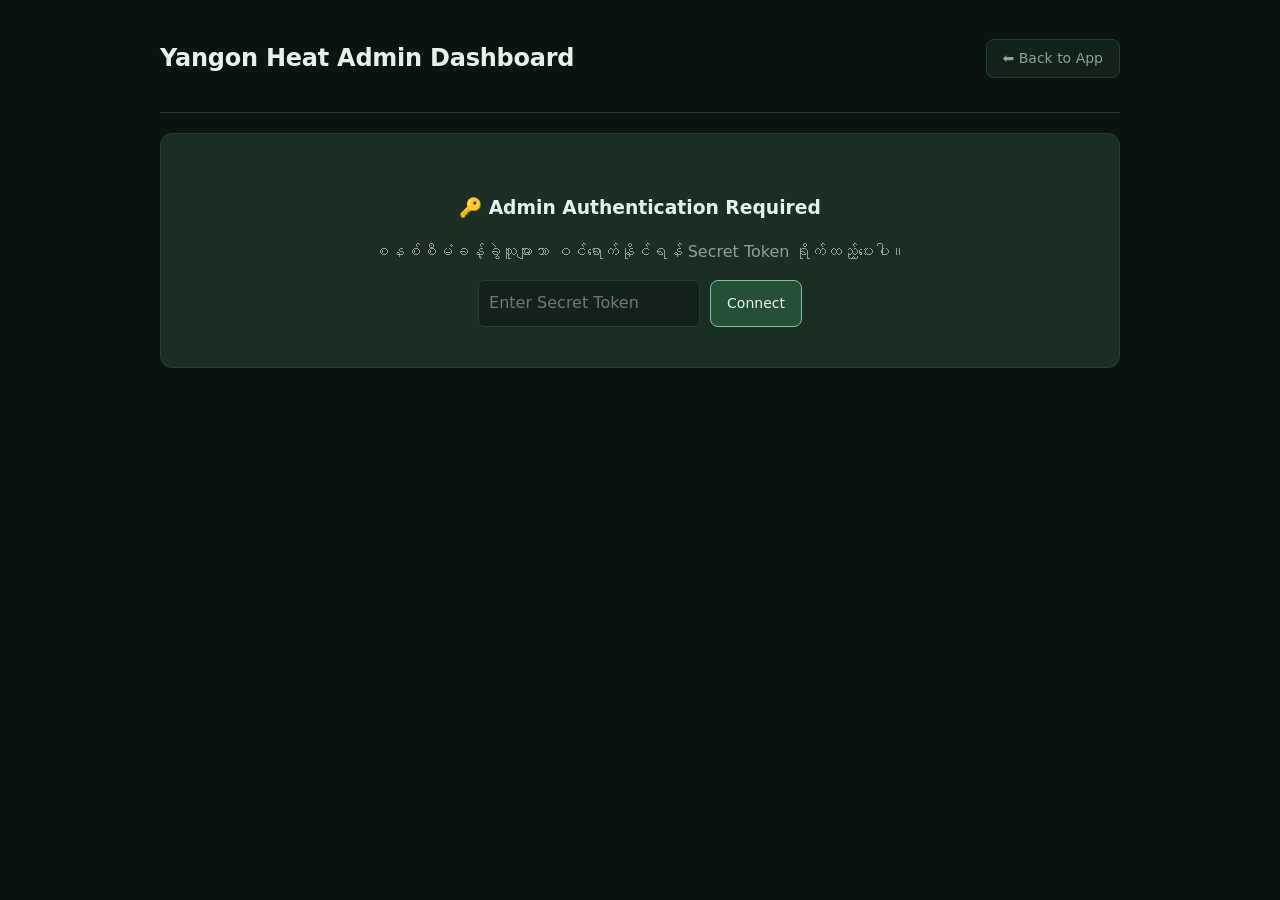
<file: Frontend/admin.html>
<!DOCTYPE html>
<html lang="en">
<head>
<meta charset="utf-8">
<meta name="viewport" content="width=device-width, initial-scale=1">
<title>Yangon Heat — Admin Dashboard</title>
<link rel="stylesheet" href="styles.css">
<style>
  body { padding: 20px; max-width: 1000px; margin: 0 auto; }
  .admin-header { display: flex; justify-content: space-between; align-items: center; margin-bottom: 20px; border-bottom: 1px solid var(--line); padding-bottom: 15px; }
  .header-actions { display: flex; gap: 10px; align-items: center; }
  .tab-buttons { display: flex; gap: 10px; margin-bottom: 15px; }
  .tab-btn { padding: 8px 16px; background: var(--slate); border: 1px solid var(--line); color: var(--muted); border-radius: 8px; cursor: pointer; text-decoration: none; font-size: 14px; display: inline-flex; align-items: center; justify-content: center; }
  .tab-btn.active { background: var(--fern); color: var(--text); border-color: var(--shoot); }
  table { width: 100%; border-collapse: collapse; margin-top: 10px; font-size: 14px; }
  th, td { text-align: left; padding: 10px; border-bottom: 1px solid var(--line); }
  th { background: var(--slate-up); color: var(--shoot); }
  .btn-danger { background: var(--ember); color: white; border: none; padding: 4px 8px; border-radius: 4px; cursor: pointer; font-size: 12px; }
  .btn-danger:hover { opacity: 0.8; }
  .badge { padding: 2px 6px; border-radius: 4px; font-weight: bold; font-size: 12px; }
  .lock-screen { text-align: center; padding: 40px 20px; background: var(--slate-up); border-radius: 12px; border: 1px solid var(--line); margin-top: 20px; }
</style>
</head>
<body>

<div class="admin-header">
  <h2>Yangon Heat Admin Dashboard</h2>
  <div class="header-actions">
    <a href="index.html" class="tab-btn">⬅ Back to App</a>
    <button class="tab-btn" id="logoutBtn" style="display:none;" onclick="logout()">Logout</button>
  </div>
</div>

<!-- Secret Token Login Screen -->
<div id="lockScreen" class="lock-screen">
  <h3>🔑 Admin Authentication Required</h3>
  <p style="color: var(--muted); margin-bottom: 15px;">စနစ်စီမံခန့်ခွဲသူများသာ ဝင်ရောက်နိုင်ရန် Secret Token ရိုက်ထည့်ပေးပါ။</p>
  <div style="display: flex; gap: 10px; justify-content: center; max-width: 320px; margin: 0 auto;">
    <input type="password" id="adminToken" placeholder="Enter Secret Token" style="padding: 10px; background: var(--slate); border: 1px solid var(--line); border-radius: 6px; color: var(--text); flex: 1;">
    <button class="tab-btn active" onclick="login()">Connect</button>
  </div>
</div>

<!-- Admin Content -->
<div id="adminContent" style="display:none;">
  <div class="tab-buttons">
    <button class="tab-btn active" id="tabReportsBtn" onclick="switchTab('reports')">Reports</button>
    <button class="tab-btn" id="tabSubsBtn" onclick="switchTab('subs')">Alert Subscriptions</button>
  </div>

  <!-- Reports Section -->
  <div id="sectionReports">
    <h3>User Reports</h3>
    <table>
      <thead>
        <tr>
          <th>ID</th>
          <th>Time</th>
          <th>Name</th>
          <th>Township</th>
          <th>Intensity</th>
          <th>Notes</th>
          <th>Action</th>
        </tr>
      </thead>
      <tbody id="reportsTable">
        <tr><td colspan="7" style="text-align:center;">Loading data...</td></tr>
      </tbody>
    </table>
  </div>

  <!-- Subscriptions Section -->
  <div id="sectionSubs" style="display:none;">
    <h3>Alert Subscriptions</h3>
    <table>
      <thead>
        <tr>
          <th>ID</th>
          <th>Created / Last Sent</th>
          <th>Email</th>
          <th>Township</th>
          <th>Threshold (°C)</th>
          <th>Action</th>
        </tr>
      </thead>
      <tbody id="subsTable">
        <tr><td colspan="6" style="text-align:center;">Loading data...</td></tr>
      </tbody>
    </table>
  </div>
</div>

<script>
const API_BASE = window.location.origin.includes('8000') ? '' : 'https://yangon-heat-api.onrender.com';
let activeTab = 'reports';

function getToken() {
  return localStorage.getItem('admin_token') || document.getElementById('adminToken').value.trim();
}

async function login() {
  const token = document.getElementById('adminToken').value.trim();
  if (!token) {
    alert("Please enter the Secret Token.");
    return;
  }
  localStorage.setItem('admin_token', token);
  const success = await loadData();
  if (success) {
    document.getElementById('lockScreen').style.display = 'none';
    document.getElementById('adminContent').style.display = 'block';
    document.getElementById('logoutBtn').style.display = 'inline-flex';
  } else {
    localStorage.removeItem('admin_token');
  }
}

function logout() {
  localStorage.removeItem('admin_token');
  document.getElementById('lockScreen').style.display = 'block';
  document.getElementById('adminContent').style.display = 'none';
  document.getElementById('logoutBtn').style.display = 'none';
  document.getElementById('adminToken').value = '';
}

function switchTab(tab) {
  activeTab = tab;
  document.getElementById('sectionReports').style.display = tab === 'reports' ? 'block' : 'none';
  document.getElementById('sectionSubs').style.display = tab === 'subs' ? 'block' : 'none';
  document.getElementById('tabReportsBtn').classList.toggle('active', tab === 'reports');
  document.getElementById('tabSubsBtn').classList.toggle('active', tab === 'subs');
  loadData();
}

async function fetchAdmin(endpoint, options = {}) {
  const token = getToken();
  if (!token) return null;
  
  options.headers = {
    ...options.headers,
    'X-Admin-Token': token,
    'Content-Type': 'application/json'
  };
  const res = await fetch(`${API_BASE}${endpoint}`, options);
  if (res.status === 401) {
    alert("Unauthorized: Correct Secret Token မဟုတ်ပါသဖြင့် ဝင်ရောက်ခွင့်မရှိပါ။");
    return null;
  }
  if (!res.ok) {
    alert("Failed to fetch data");
    return null;
  }
  return res.json();
}

async function loadData() {
  if (activeTab === 'reports') {
    const data = await fetchAdmin('/api/admin/reports');
    if (!data) return false;
    const tbody = document.getElementById('reportsTable');
    tbody.innerHTML = data.reports.map(r => `
      <tr>
        <td>${r.id || '-'}</td>
        <td>${r.submitted_at ? String(r.submitted_at).replace('T', ' ').slice(0, 16) : '-'}</td>
        <td><b>${escapeHtml(r.name)}</b></td>
        <td>${escapeHtml(r.township)}</td>
        <td><span class="badge" style="background:${r.intensity > 7 ? 'var(--ember)' : 'var(--thanaka)'}">${r.intensity}/10</span></td>
        <td>${escapeHtml(r.notes || '')}</td>
        <td><button class="btn-danger" onclick="deleteReport(${r.id})">Delete</button></td>
      </tr>
    `).join('') || '<tr><td colspan="7">No reports found</td></tr>';
  } else {
    const data = await fetchAdmin('/api/admin/subscriptions');
    if (!data) return false;
    const tbody = document.getElementById('subsTable');
    tbody.innerHTML = data.subscriptions.map(s => `
      <tr>
        <td>${s.id}</td>
        <td>${s.last_sent ? 'Sent: ' + String(s.last_sent).slice(0, 16) : 'Registered'}</td>
        <td><b>${escapeHtml(s.email)}</b></td>
        <td>${escapeHtml(s.township)}</td>
        <td>${s.threshold} °C</td>
        <td><button class="btn-danger" onclick="deleteSub(${s.id})">Delete</button></td>
      </tr>
    `).join('') || '<tr><td colspan="6">No subscriptions found</td></tr>';
  }
  return true;
}

async function deleteReport(id) {
  if (!confirm(`Are you sure you want to delete Report #${id}?`)) return;
  const res = await fetchAdmin(`/api/admin/reports/${id}`, { method: 'DELETE' });
  if (res) loadData();
}

async function deleteSub(id) {
  if (!confirm(`Are you sure you want to delete Subscription #${id}?`)) return;
  const res = await fetchAdmin(`/api/admin/subscriptions/${id}`, { method: 'DELETE' });
  if (res) loadData();
}

function escapeHtml(str) {
  return String(str).replace(/&/g, "&amp;").replace(/</g, "&lt;").replace(/>/g, "&gt;");
}

window.onload = function() {
  if (localStorage.getItem('admin_token')) {
    login();
  }
};
</script>
</body>
</html>
</file>
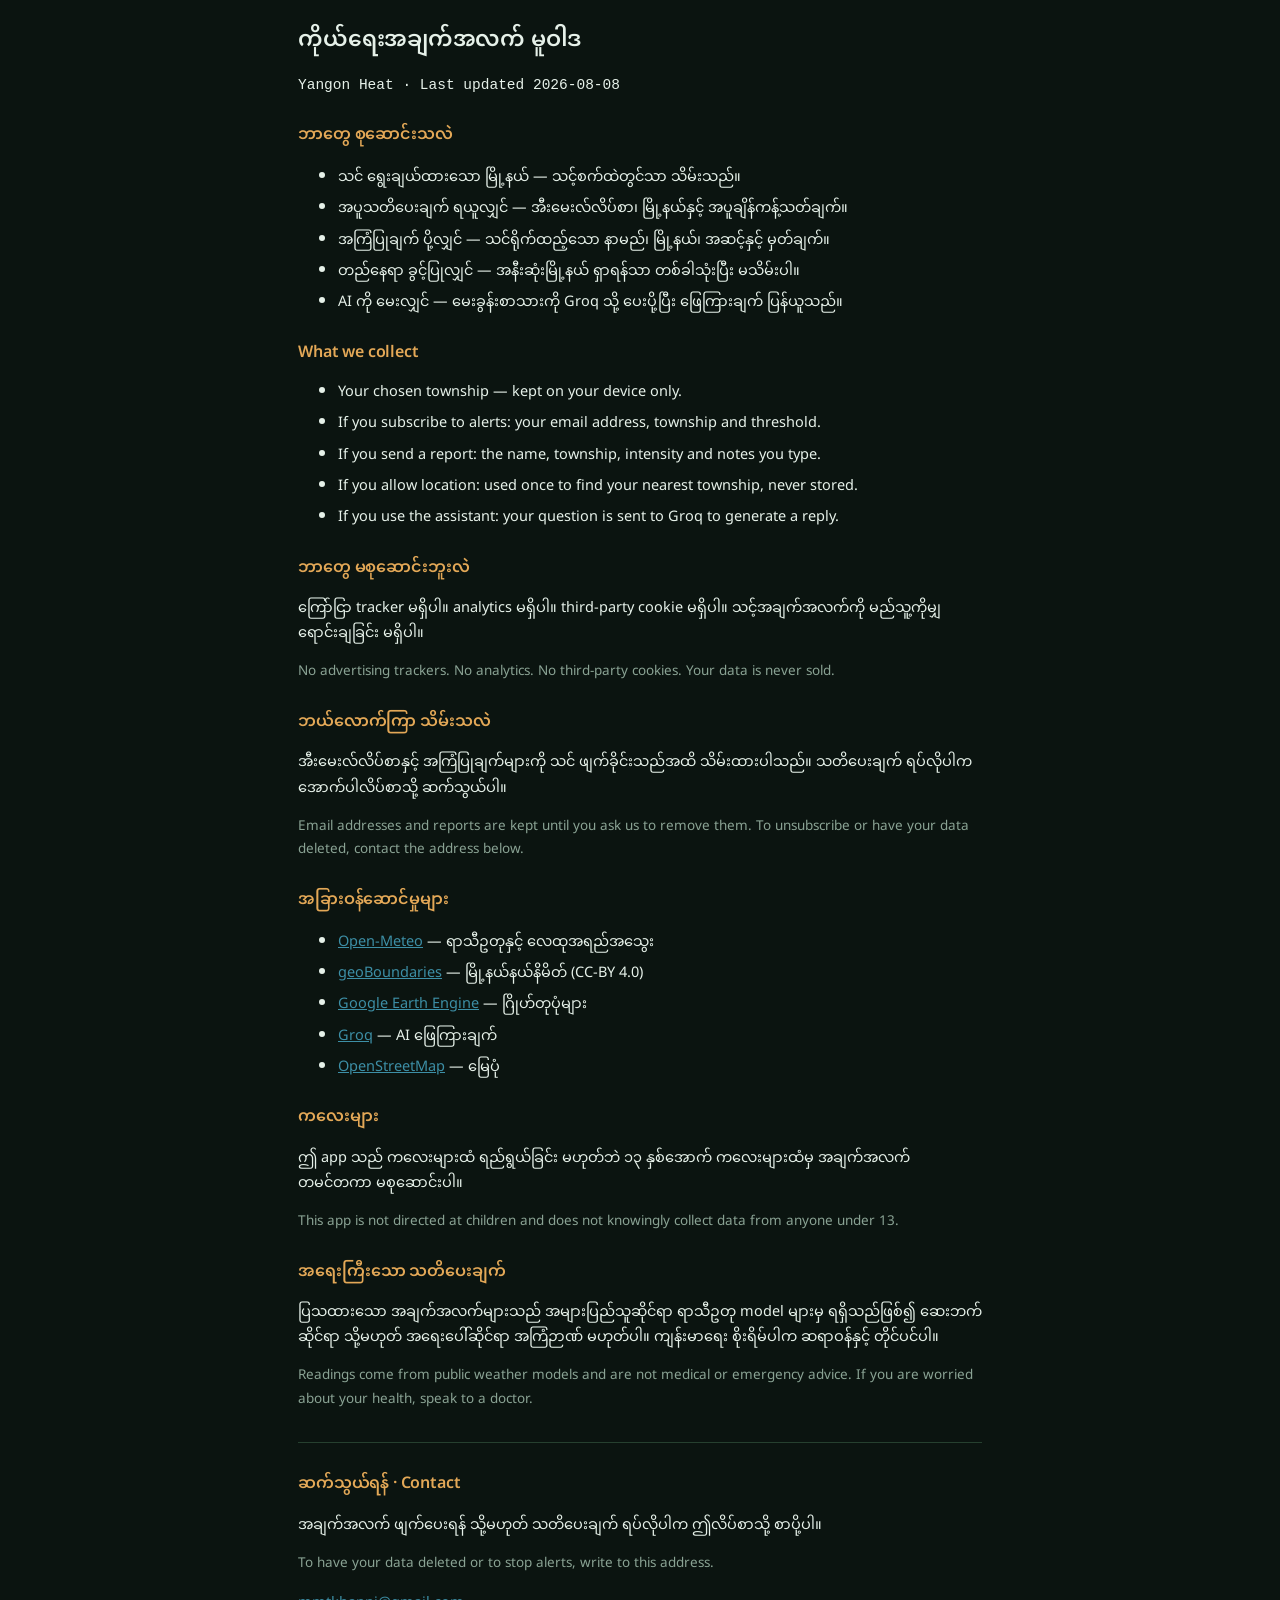
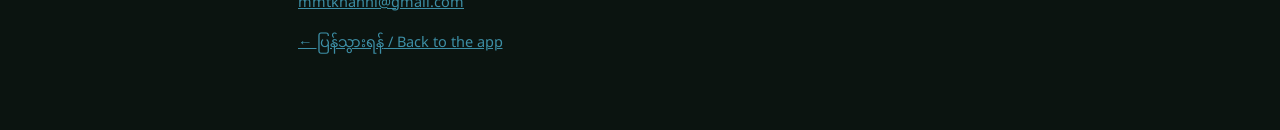
<file: Frontend/privacy.html>
<!DOCTYPE html>
<html lang="my">
<head>
<meta charset="utf-8">
<meta name="viewport" content="width=device-width, initial-scale=1">
<title>ကိုယ်ရေးအချက်အလက် မူဝါဒ · Privacy Policy — Yangon Heat</title>
<meta name="theme-color" content="#0D1117">
<link rel="preconnect" href="https://fonts.googleapis.com">
<link rel="preconnect" href="https://fonts.gstatic.com" crossorigin>
<link href="https://fonts.googleapis.com/css2?family=Archivo:wght@400;600&family=Noto+Sans+Myanmar:wght@400;700&display=swap" rel="stylesheet">
<link rel="stylesheet" href="styles.css">
<style>
  main { max-width: 720px; margin: 0 auto; padding: 24px 18px 60px; }
  .doc h1 { font-size: 22px; margin: 0 0 6px; }
  .doc h2 { font-size: 16px; margin: 26px 0 8px; color: var(--thanaka); }
  .doc p, .doc li { font-size: 14.5px; line-height: 1.75; color: var(--text); }
  .doc li { margin-bottom: 6px; }
  .doc .my { font-family: var(--burmese); }
  .doc .en { color: var(--muted); font-size: 13.5px; }
  .doc hr { border: none; border-top: 1px solid var(--line); margin: 30px 0; }
  .doc a { color: var(--river); }
  .updated { font-family: var(--mono); font-size: 12px; color: var(--muted); }
</style>
</head>
<body>
<main class="doc">

<h1 class="my">ကိုယ်ရေးအချက်အလက် မူဝါဒ</h1>
<p class="updated">Yangon Heat · Last updated 2026-08-08</p>

<h2 class="my">ဘာတွေ စုဆောင်းသလဲ</h2>
<ul class="my">
  <li>သင် ရွေးချယ်ထားသော မြို့နယ် — သင့်စက်ထဲတွင်သာ သိမ်းသည်။</li>
  <li>အပူသတိပေးချက် ရယူလျှင် — အီးမေးလ်လိပ်စာ၊ မြို့နယ်နှင့် အပူချိန်ကန့်သတ်ချက်။</li>
  <li>အကြံပြုချက် ပို့လျှင် — သင်ရိုက်ထည့်သော နာမည်၊ မြို့နယ်၊ အဆင့်နှင့် မှတ်ချက်။</li>
  <li>တည်နေရာ ခွင့်ပြုလျှင် — အနီးဆုံးမြို့နယ် ရှာရန်သာ တစ်ခါသုံးပြီး မသိမ်းပါ။</li>
  <li>AI ကို မေးလျှင် — မေးခွန်းစာသားကို Groq သို့ ပေးပို့ပြီး ဖြေကြားချက် ပြန်ယူသည်။</li>
</ul>

<h2>What we collect</h2>
<ul class="en">
  <li>Your chosen township — kept on your device only.</li>
  <li>If you subscribe to alerts: your email address, township and threshold.</li>
  <li>If you send a report: the name, township, intensity and notes you type.</li>
  <li>If you allow location: used once to find your nearest township, never stored.</li>
  <li>If you use the assistant: your question is sent to Groq to generate a reply.</li>
</ul>

<h2 class="my">ဘာတွေ မစုဆောင်းဘူးလဲ</h2>
<p class="my">ကြော်ငြာ tracker မရှိပါ။ analytics မရှိပါ။ third-party cookie မရှိပါ။
သင့်အချက်အလက်ကို မည်သူ့ကိုမျှ ရောင်းချခြင်း မရှိပါ။</p>
<p class="en">No advertising trackers. No analytics. No third-party cookies. Your data
is never sold.</p>

<h2 class="my">ဘယ်လောက်ကြာ သိမ်းသလဲ</h2>
<p class="my">အီးမေးလ်လိပ်စာနှင့် အကြံပြုချက်များကို သင် ဖျက်ခိုင်းသည်အထိ သိမ်းထားပါသည်။
သတိပေးချက် ရပ်လိုပါက အောက်ပါလိပ်စာသို့ ဆက်သွယ်ပါ။</p>
<p class="en">Email addresses and reports are kept until you ask us to remove them.
To unsubscribe or have your data deleted, contact the address below.</p>

<h2 class="my">အခြားဝန်ဆောင်မှုများ</h2>
<ul class="my">
  <li><a href="https://open-meteo.com/en/terms">Open-Meteo</a> — ရာသီဥတုနှင့် လေထုအရည်အသွေး</li>
  <li><a href="https://www.geoboundaries.org">geoBoundaries</a> — မြို့နယ်နယ်နိမိတ် (CC-BY 4.0)</li>
  <li><a href="https://earthengine.google.com">Google Earth Engine</a> — ဂြိုဟ်တုပုံများ</li>
  <li><a href="https://groq.com/privacy-policy/">Groq</a> — AI ဖြေကြားချက်</li>
  <li><a href="https://www.openstreetmap.org/copyright">OpenStreetMap</a> — မြေပုံ</li>
</ul>

<h2 class="my">ကလေးများ</h2>
<p class="my">ဤ app သည် ကလေးများထံ ရည်ရွယ်ခြင်း မဟုတ်ဘဲ ၁၃ နှစ်အောက် ကလေးများထံမှ
အချက်အလက် တမင်တကာ မစုဆောင်းပါ။</p>
<p class="en">This app is not directed at children and does not knowingly collect data
from anyone under 13.</p>

<h2 class="my">အရေးကြီးသော သတိပေးချက်</h2>
<p class="my">ပြသထားသော အချက်အလက်များသည် အများပြည်သူဆိုင်ရာ ရာသီဥတု model များမှ
ရရှိသည်ဖြစ်၍ ဆေးဘက်ဆိုင်ရာ သို့မဟုတ် အရေးပေါ်ဆိုင်ရာ အကြံဉာဏ် မဟုတ်ပါ။
ကျန်းမာရေး စိုးရိမ်ပါက ဆရာဝန်နှင့် တိုင်ပင်ပါ။</p>
<p class="en">Readings come from public weather models and are not medical or emergency
advice. If you are worried about your health, speak to a doctor.</p>

<hr>

<h2 class="my">ဆက်သွယ်ရန် · Contact</h2>
<p class="my">အချက်အလက် ဖျက်ပေးရန် သို့မဟုတ် သတိပေးချက် ရပ်လိုပါက
ဤလိပ်စာသို့ စာပို့ပါ။</p>
<p class="en">To have your data deleted or to stop alerts, write to this address.</p>
<p><a href="mailto:mmtkhanni@gmail.com">mmtkhanni@gmail.com</a></p>

<p><a href="index.html">← <span class="my">ပြန်သွားရန်</span> / Back to the app</a></p>

</main>
</body>
</html>
</file>
<file: Frontend/styles.css>
/* Palette is the temperature ramp itself — the same scale the readings use,
   so colour always means the same thing wherever it appears. */
:root {
  /* base: deep foliage rather than neutral slate */
  --night:    #0B1410;
  --slate:    #12211A;
  --slate-up: #1A2E24;
  --line:     #26402F;
  --text:     #E6F1E9;
  --muted:    #8AA394;

  /* the living palette — each surface takes its own green so panels are
     distinguishable without shouting */
  --moss:     #1B3326;
  --fern:     #235138;
  --leaf:     #4E9E7E;
  --shoot:    #7CC49B;
  --pale:     #B7E4C7;

  --river:    #3D8FA6;  /* coolest */
  --delta:    #4E9E7E;
  --thanaka:  #E3A857;  /* warm */
  --brick:    #C9502F;
  --ember:    #A31E1E;  /* hottest */

  --display: 'Archivo', 'Noto Sans Myanmar', system-ui, sans-serif;
  --mono: 'IBM Plex Mono', ui-monospace, monospace;
  --burmese: 'Noto Sans Myanmar', 'Padauk', sans-serif;

  --pad: 18px;
  --radius: 14px;
}

*, *::before, *::after { box-sizing: border-box; }

html { -webkit-text-size-adjust: 100%; }

body {
  margin: 0;
  background: var(--night);
  color: var(--text);
  font-family: var(--display);
  font-size: 16px;
  line-height: 1.55;
  padding-bottom: env(safe-area-inset-bottom);
}

:lang(my), [data-my] { font-family: var(--burmese); }

h1, h2 { font-weight: 600; letter-spacing: -0.01em; }

button, input, select, textarea { font: inherit; color: inherit; }

:focus-visible {
  outline: 2px solid var(--thanaka);
  outline-offset: 2px;
  border-radius: 6px;
}

/* ---------------------------------------------------------------- topbar */

.topbar {
  display: flex;
  align-items: center;
  justify-content: space-between;
  gap: 12px;
  max-width: 620px;
  margin: 0 auto;
  padding: 14px var(--pad) 10px;
  padding-top: calc(14px + env(safe-area-inset-top));
  position: relative;
  z-index: 21;
}

.topbar-wrap {
  position: sticky;
  top: 0;
  transition: transform 0.25s ease;
  background: rgba(13, 17, 23, 0.94);
  backdrop-filter: blur(10px);
  border-bottom: 1px solid var(--line);
  z-index: 20;
}

.brand { display: flex; align-items: center; gap: 10px; min-width: 0; }
.topbar h1 { margin: 0; font-size: 16px; line-height: 1.3; }
.stamp { margin: 1px 0 0; font-size: 11.5px; color: var(--muted); font-family: var(--mono); }

.pulse {
  width: 9px; height: 9px; border-radius: 50%;
  background: var(--delta); flex: none;
  box-shadow: 0 0 0 0 rgba(78, 158, 126, 0.6);
  animation: pulse 2.6s ease-out infinite;
}
.pulse.stale { background: var(--muted); animation: none; }
.pulse.offline { background: var(--brick); animation: none; }

@keyframes pulse {
  0%   { box-shadow: 0 0 0 0 rgba(78, 158, 126, 0.55); }
  70%  { box-shadow: 0 0 0 9px rgba(78, 158, 126, 0); }
  100% { box-shadow: 0 0 0 0 rgba(78, 158, 126, 0); }
}

.lang {
  background: transparent;
  border: 1px solid var(--line);
  color: var(--muted);
  border-radius: 999px;
  padding: 5px 13px;
  font-size: 12.5px;
  font-weight: 600;
  letter-spacing: 0.04em;
  cursor: pointer;
  flex: none;
}
.lang:hover { border-color: var(--thanaka); color: var(--thanaka); }

/* ------------------------------------------------------------------ main */

main { max-width: 620px; margin: 0 auto; padding: 0 var(--pad) 40px; }

section { margin-top: 22px; scroll-margin-top: 74px; }

.panel {
  background: var(--slate);
  border: 1px solid var(--line);
  border-radius: var(--radius);
  padding: 16px;
}

.panel h2 { margin: 0 0 4px; font-size: 15px; }

.note { margin: 0 0 12px; font-size: 12.5px; color: var(--muted); line-height: 1.5; }

/* ------------------------------------------------------------------ hero */

.hero {
  background: var(--slate);
  border: 1px solid var(--line);
  border-left: 5px solid var(--muted);
  border-radius: var(--radius);
  padding: 16px;
  transition: border-left-color 0.4s ease;
}

.hero-head {
  display: flex;
  align-items: flex-end;
  justify-content: space-between;
  gap: 10px;
  flex-wrap: wrap;
}

.pick { display: flex; flex-direction: column; gap: 3px; min-width: 0; flex: 1 1 150px; }
.pick-label { font-size: 11.5px; color: var(--muted); letter-spacing: 0.03em; }

.pick select {
  background: var(--slate-up);
  border: 1px solid var(--line);
  border-radius: 9px;
  padding: 8px 10px;
  font-size: 15px;
  font-family: var(--burmese);
  width: 100%;
}

.locate {
  background: transparent;
  border: 1px dashed var(--line);
  border-radius: 9px;
  padding: 8px 12px;
  font-size: 12.5px;
  color: var(--muted);
  cursor: pointer;
  font-family: var(--burmese);
}
.locate:hover { border-color: var(--river); color: var(--river); }
.locate[disabled] { opacity: 0.5; cursor: default; }

.reading {
  margin: 14px 0 0;
  font-family: var(--mono);
  font-size: 60px;
  font-weight: 600;
  line-height: 1;
  letter-spacing: -0.03em;
}
.reading .unit { font-size: 22px; color: var(--muted); margin-left: 4px; letter-spacing: 0; }

.verdict {
  margin: 8px 0 0;
  font-size: 17px;
  font-weight: 600;
  font-family: var(--burmese);
}

.advice {
  margin: 6px 0 0;
  font-size: 14px;
  color: var(--text);
  opacity: 0.88;
  font-family: var(--burmese);
  line-height: 1.65;
}

.chips {
  display: grid;
  grid-template-columns: repeat(3, 1fr);
  gap: 8px;
  margin: 16px 0 0;
}
.chips > div {
  background: var(--slate-up);
  border-radius: 10px;
  padding: 9px 10px;
  min-width: 0;
}
.chips dt { font-size: 10.5px; color: var(--muted); font-family: var(--burmese); line-height: 1.35; }
.chips dd { margin: 3px 0 0; font-family: var(--mono); font-size: 15px; font-weight: 600; display: flex; flex-direction: column; gap: 2px; }
.chip-note { font-family: var(--burmese); font-size: 10px; font-weight: 400; color: var(--muted); line-height: 1.3; }

/* --------------------------------------------------- signature: the ribbon */

.ribbon {
  display: flex;
  align-items: flex-end;
  gap: 2px;
  height: 74px;
  margin: 4px 0 6px;
}

.ribbon button {
  flex: 1 1 0;
  min-width: 0;
  padding: 0;
  border: none;
  border-radius: 2px 2px 0 0;
  background: var(--muted);
  cursor: pointer;
  position: relative;
  transition: transform 0.15s ease, filter 0.15s ease;
}
.ribbon button:hover { filter: brightness(1.35); transform: scaleY(1.04); }

.ribbon button.is-mine {
  outline: 2px solid var(--text);
  outline-offset: 1px;
  border-radius: 3px;
}
.ribbon button.is-mine::after {
  content: '';
  position: absolute;
  left: 50%;
  top: -9px;
  width: 5px; height: 5px;
  transform: translateX(-50%) rotate(45deg);
  background: var(--text);
}

.ribbon-ends {
  display: flex;
  justify-content: space-between;
  font-size: 11px;
  color: var(--muted);
  font-family: var(--mono);
}

/* --------------------------------------------------------------------- map */

#map {
  height: 300px;
  border-radius: 10px;
  overflow: hidden;
  background: var(--slate-up);
  z-index: 0;                 /* keep Leaflet panes under the sticky topbar */
}

.leaflet-container { background: var(--slate-up); font-family: var(--display); }
.leaflet-control-attribution {
  background: rgba(13, 17, 23, 0.85) !important;
  color: var(--muted) !important;
  font-size: 10px !important;
}
.leaflet-control-attribution a { color: var(--river) !important; }
.leaflet-tooltip {
  background: var(--slate-up);
  border: 1px solid var(--line);
  color: var(--text);
  font-family: var(--burmese);
  font-size: 12.5px;
  box-shadow: none;
}
.leaflet-tooltip::before { display: none; }

.legend {
  display: flex;
  flex-direction: column;
  gap: 6px;
  margin-top: 10px;
  font-size: 12px;
}
.legend span { display: flex; align-items: center; gap: 8px; flex-wrap: wrap; }
.legend b { font-weight: 600; font-family: var(--burmese); }
.legend em { font-style: normal; color: var(--muted); font-family: var(--burmese); }

.pin {
  display: inline-flex;
  align-items: center;
  justify-content: center;
  width: 22px; height: 22px;
  border-radius: 50% 50% 50% 2px;
  transform: rotate(-45deg);
  font-size: 11px;
  font-style: normal;
  flex: none;
}
.pin > * , .pin { line-height: 1; }
.pin.hot  { background: var(--ember); }
.pin.mid  { background: var(--thanaka); }
.pin.cool { background: var(--delta); }

/* leaflet marker built from the same shape */
.uhi-pin {
  display: flex;
  align-items: center;
  justify-content: center;
  width: 26px; height: 26px;
  border-radius: 50% 50% 50% 2px;
  transform: rotate(-45deg);
  border: 2px solid rgba(255,255,255,0.85);
  box-shadow: 0 2px 6px rgba(0,0,0,0.45);
  font-size: 12px;
}
.uhi-pin span { transform: rotate(45deg); }
.uhi-pin.is-mine { border-color: #fff; box-shadow: 0 0 0 3px rgba(255,255,255,0.35); }

.leaflet-popup-content-wrapper {
  background: var(--slate-up);
  color: var(--text);
  border: 1px solid var(--line);
  border-radius: 10px;
}
.leaflet-popup-tip { background: var(--slate-up); border: 1px solid var(--line); }
.leaflet-popup-content { margin: 10px 12px; font-size: 13px; font-family: var(--burmese); }
.leaflet-popup-content h4 { margin: 0 0 6px; font-size: 14px; }
.leaflet-popup-content dl { margin: 0; display: grid; grid-template-columns: auto auto; gap: 2px 10px; }
.leaflet-popup-content dt { color: var(--muted); font-size: 12px; }
.leaflet-popup-content dd { margin: 0; font-family: var(--mono); font-size: 12.5px; }
.leaflet-popup-content .go {
  display: block; margin-top: 8px; padding: 6px; text-align: center;
  background: var(--thanaka); color: #201603; border: none; border-radius: 7px;
  font-size: 12.5px; font-family: var(--burmese); cursor: pointer; width: 100%;
}

.leaflet-control-layers {
  background: var(--slate-up) !important;
  border: 1px solid var(--line) !important;
  color: var(--text);
  border-radius: 9px !important;
}
.leaflet-control-layers label { font-size: 12.5px; }

.scale {
  display: flex;
  align-items: center;
  gap: 6px;
  margin-top: 8px;
  font-size: 10.5px;
  color: var(--muted);
  font-family: var(--mono);
}
.scale .swatches { display: flex; flex: 1; height: 7px; border-radius: 4px; overflow: hidden; }
.scale .swatches span { flex: 1; }

/* --------------------------------------------------------- satellite panel */

.sat { margin-top: 12px; padding-top: 12px; border-top: 1px solid var(--line); }
.sat .note { margin-bottom: 10px; }

.check {
  display: flex;
  align-items: flex-start;
  gap: 9px;
  padding: 7px 0;
  font-size: 13.5px;
  font-family: var(--burmese);
  cursor: pointer;
  line-height: 1.5;
}
.check input { accent-color: var(--thanaka); width: 17px; height: 17px; flex: none; margin-top: 1px; }

.mic {
  flex: none;
  width: 44px;
  border: 1px solid var(--line);
  border-radius: 50%;
  background: var(--slate-up);
  font-size: 17px;
  cursor: pointer;
}
.mic.recording {
  background: var(--brick);
  border-color: var(--brick);
  animation: recordPulse 1.4s ease-in-out infinite;
}
@keyframes recordPulse {
  0%, 100% { opacity: 1; }
  50% { opacity: 0.55; }
}

.ghost {
  margin-top: 10px;
  width: 100%;
  background: transparent;
  border: 1px solid var(--line);
  border-radius: 9px;
  padding: 9px;
  color: var(--muted);
  font-size: 12.5px;
  font-family: var(--burmese);
  cursor: pointer;
}
.ghost:hover { border-color: var(--river); color: var(--river); }

/* --------------------------------------------------------------- sparkline */

.spark { width: 100%; height: 96px; display: block; }
.spark .band { fill: rgba(61, 126, 166, 0.16); }
.spark .line { fill: none; stroke: var(--thanaka); stroke-width: 2; stroke-linejoin: round; }
.spark .feels { fill: none; stroke: var(--brick); stroke-width: 1; stroke-dasharray: 3 3; opacity: 0.75; }
.spark .peak { fill: var(--ember); }

.spark-axis {
  display: flex;
  justify-content: space-between;
  font-size: 10.5px;
  color: var(--muted);
  font-family: var(--mono);
  margin-top: 2px;
}

/* ----------------------------------------------------- compare / greening */

.two { display: grid; grid-template-columns: 1fr 1fr; gap: 8px; margin-bottom: 12px; }

.two select {
  background: var(--slate-up);
  border: 1px solid var(--line);
  border-radius: 9px;
  padding: 9px 10px;
  font-size: 14px;
  font-family: var(--burmese);
  width: 100%;
  min-width: 0;
}

.cmp { display: grid; grid-template-columns: repeat(auto-fit, minmax(110px, 1fr)); gap: 8px; }

.cmp .cell {
  background: var(--slate-up);
  border-radius: 10px;
  padding: 10px;
  border-left: 3px solid var(--line);
}
.cmp .cell h3 {
  margin: 0 0 6px;
  font-size: 12.5px;
  font-weight: 500;
  color: var(--muted);
  font-family: var(--burmese);
}
.cmp .cell .big { font-family: var(--mono); font-size: 21px; font-weight: 600; }
.cmp .cell .sub { font-size: 11.5px; color: var(--muted); font-family: var(--burmese); margin-top: 3px; }

.verdict-line {
  grid-column: 1 / -1;
  font-size: 13px;
  color: var(--text);
  opacity: 0.9;
  font-family: var(--burmese);
  line-height: 1.6;
  margin-top: 2px;
}

/* ---------------------------------------------------- animated robot mark */

.robot-box {
  display: flex;
  align-items: center;
  gap: 12px;
  margin-bottom: 12px;
}
.robot-box h2 { margin: 0 0 2px; }
.robot-box .note { margin: 0; }

.robot-container {
  position: relative;
  width: 36px;
  height: 40px;
  flex: none;
  animation: robotBounce 1.5s infinite ease-in-out;
}

.robot-head {
  position: absolute;
  top: 0;
  left: 6px;
  width: 22px;
  height: 16px;
  background: var(--delta);
  border-radius: 5px;
  box-shadow: 0 0 10px rgba(78, 158, 126, 0.6);
  animation: robotTilt 2s infinite ease-in-out;
}
.robot-head::after {
  content: '';
  position: absolute;
  top: 4px;
  left: 3px;
  width: 16px;
  height: 3px;
  background: #ffffff;
  border-radius: 2px;
}

.robot-body {
  position: absolute;
  top: 17px;
  left: 8px;
  width: 18px;
  height: 14px;
  background: #3d7f66;
  border-radius: 4px;
}

.robot-arm-left, .robot-arm-right {
  position: absolute;
  top: 18px;
  width: 4px;
  height: 10px;
  background: #6fc0a3;
  border-radius: 2px;
  transform-origin: top center;
}
.robot-arm-left { left: 1px; animation: armWaveLeft 1s infinite alternate ease-in-out; }
.robot-arm-right { right: 1px; animation: armWaveRight 1s infinite alternate ease-in-out; }

.robot-leg-left, .robot-leg-right {
  position: absolute;
  bottom: 0;
  width: 3px;
  height: 9px;
  background: var(--delta);
  border-radius: 2px;
}
.robot-leg-left { left: 10px; }
.robot-leg-right { right: 10px; }

@keyframes robotBounce {
  0%, 100% { transform: translateY(0); }
  50% { transform: translateY(-4px); }
}
@keyframes robotTilt {
  0%, 100% { transform: rotate(0deg); }
  50% { transform: rotate(5deg); }
}
@keyframes armWaveLeft {
  0% { transform: rotate(0deg); }
  100% { transform: rotate(-20deg); }
}
@keyframes armWaveRight {
  0% { transform: rotate(0deg); }
  100% { transform: rotate(20deg); }
}

/* ------------------------------------------------------------------- chat */

.chat {
  display: flex;
  flex-direction: column;
  gap: 8px;
  max-height: 340px;
  overflow-y: auto;
  margin-bottom: 10px;
}

.msg {
  padding: 9px 12px;
  border-radius: 12px;
  font-size: 14px;
  line-height: 1.6;
  font-family: var(--burmese);
  white-space: pre-wrap;
  max-width: 88%;
}
.msg.user { background: var(--river); color: #06131c; align-self: flex-end; }
.msg.bot { background: var(--slate-up); align-self: flex-start; }
.msg.bot.pending { color: var(--muted); font-style: italic; }
.msg.bot.error { border: 1px solid var(--brick); color: var(--brick); }

.starters { display: flex; flex-wrap: wrap; gap: 6px; margin-top: 4px; }
.starters button {
  background: transparent;
  border: 1px solid var(--line);
  border-radius: 999px;
  padding: 7px 13px;
  font-size: 12.5px;
  color: var(--muted);
  font-family: var(--burmese);
  cursor: pointer;
  text-align: left;
}
.starters button:hover { border-color: var(--delta); color: var(--delta); }

.chat-form { display: flex; gap: 8px; }
.chat-form input {
  flex: 1;
  min-width: 0;
  background: var(--slate-up);
  border: 1px solid var(--line);
  border-radius: 999px;
  padding: 11px 16px;
  font-size: 15px;
  font-family: var(--burmese);
}
.chat-form button {
  flex: none;
  width: 44px;
  border: none;
  border-radius: 50%;
  background: var(--thanaka);
  color: #201603;
  font-size: 19px;
  font-weight: 700;
  cursor: pointer;
}
.chat-form button[disabled] { opacity: 0.5; cursor: default; }

/* ------------------------------------------------------------------ forms */

.stack { display: flex; flex-direction: column; gap: 10px; }

.stack input[type="email"],
.stack input[type="text"],
.stack textarea {
  background: var(--slate-up);
  border: 1px solid var(--line);
  border-radius: 10px;
  padding: 11px 12px;
  font-size: 15px;
  width: 100%;
  font-family: var(--burmese);
}
.stack textarea { resize: vertical; }
.stack ::placeholder { color: var(--muted); opacity: 0.8; }

.slider {
  display: grid;
  grid-template-columns: 1fr auto;
  align-items: center;
  gap: 4px 10px;
  background: var(--slate-up);
  border-radius: 10px;
  padding: 10px 12px;
}
.slider > span { font-size: 12.5px; color: var(--muted); font-family: var(--burmese); }
.slider output { font-family: var(--mono); font-size: 14px; font-weight: 600; }
.slider input[type="range"] { grid-column: 1 / -1; width: 100%; accent-color: var(--thanaka); }

.stack button[type="submit"] {
  background: var(--thanaka);
  color: #201603;
  border: none;
  border-radius: 10px;
  padding: 12px;
  font-weight: 600;
  font-size: 15px;
  cursor: pointer;
  font-family: var(--burmese);
}
.stack button[type="submit"]:hover { filter: brightness(1.08); }
.stack button[type="submit"][disabled] { opacity: 0.55; cursor: default; }

.formnote { margin: 0; font-size: 12.5px; color: var(--muted); font-family: var(--burmese); min-height: 1.2em; }
.formnote.ok { color: var(--delta); }
.formnote.bad { color: var(--brick); }

/* ---------------------------------------------------------------- footer */

footer { margin: 26px 0 0; padding-top: 14px; border-top: 1px solid var(--line); }
.sources { margin: 0 0 5px; font-size: 11.5px; color: var(--muted); line-height: 1.6; }

/* ----------------------------------------------------------------- toast */

.toast {
  position: fixed;
  left: 50%;
  bottom: calc(18px + env(safe-area-inset-bottom));
  transform: translate(-50%, 130%);
  background: var(--slate-up);
  border: 1px solid var(--line);
  border-radius: 999px;
  padding: 9px 18px;
  font-size: 13px;
  font-family: var(--burmese);
  transition: transform 0.32s cubic-bezier(0.2, 0.8, 0.3, 1);
  z-index: 40;
  max-width: 90vw;
  text-align: center;
}
.toast.show { transform: translate(-50%, 0); }

/* ------------------------------------------------------------ wider view */

.topbar-wrap.hidden { transform: translateY(-100%); }

@media (min-width: 560px) {
  .topbar h1 { font-size: 18px; }
  .reading { font-size: 72px; }
  .chips dt { font-size: 11.5px; }
  .ribbon { height: 92px; gap: 3px; }
}

@media (prefers-reduced-motion: reduce) {
  *, *::before, *::after {
    animation-duration: 0.01ms !important;
    animation-iteration-count: 1 !important;
    transition-duration: 0.01ms !important;
  }
}


/* ------------------------------------------------------------------ print */

@media print {
  :root { --night: #fff; --slate: #fff; --slate-up: #f4f6f8; --line: #ccd3da;
          --text: #14181d; --muted: #5a6672; }

  body { background: #fff; color: #14181d; }

  .topbar-wrap { position: static; border-bottom: 1px solid #ccd3da; }
  .lang, .locate, .ghost, .mic, .chat-form, .stack button,
  #map, .spark, #alertForm, #reportForm { display: none !important; }

  .panel, .hero { break-inside: avoid; border: 1px solid #ccd3da; box-shadow: none; }
  .reading { color: #14181d; }
  .ribbon { height: 60px; }
  main { max-width: 100%; }

  a[href]::after { content: ""; }
}


/* ══════════════════════════════════════════════ dashboard shell ══════════ */

.shell { display: flex; max-width: 1180px; margin: 0 auto; gap: 0; }

main { max-width: 100%; flex: 1; min-width: 0; padding: 0 var(--pad) 40px; margin: 0; }

.view { display: none; }
.view.is-active { display: block; animation: viewIn 0.28s ease both; }

@keyframes viewIn {
  from { opacity: 0; transform: translateY(8px); }
  to { opacity: 1; transform: none; }
}

/* ───────────────────────────────────────────── side navigation ────────── */

.sidenav {
  flex: none;
  width: 190px;
  padding: 18px 10px 40px;
  display: flex;
  flex-direction: column;
  gap: 3px;
  position: sticky;
  top: 62px;
  align-self: flex-start;
  max-height: calc(100vh - 62px);
  overflow-y: auto;
}

.nav-item {
  display: flex;
  align-items: center;
  gap: 10px;
  padding: 10px 12px;
  background: transparent;
  border: none;
  border-radius: 10px;
  color: var(--muted);
  font-size: 14px;
  font-family: var(--burmese);
  text-align: left;
  cursor: pointer;
  transition: background 0.18s ease, color 0.18s ease;
  width: 100%;
}
.nav-item .ico { font-size: 15px; flex: none; width: 20px; text-align: center; }
.nav-item:hover { background: var(--slate); color: var(--text); }

.nav-item.is-active {
  background: var(--slate-up);
  color: var(--text);
  box-shadow: inset 3px 0 0 var(--thanaka);
}

.burger { display: none; }

.scrim {
  position: fixed;
  inset: 0;
  background: rgba(0, 0, 0, 0.55);
  z-index: 25;
  border: none;
}

/* ─────────────────────────────────────────────── chart axes ───────────── */

.chart-wrap { display: flex; gap: 6px; align-items: stretch; }
.chart-wrap.tall .spark { height: 140px; }

.y-axis {
  display: flex;
  flex-direction: column;
  justify-content: space-between;
  font-family: var(--mono);
  font-size: 10px;
  color: var(--muted);
  text-align: right;
  flex: none;
  min-width: 30px;
  padding: 2px 0 14px;
}

.spark { flex: 1; min-width: 0; height: 110px; }
.spark .grid { stroke: var(--line); stroke-width: 0.5; stroke-dasharray: 2 4; }
.spark .axis { stroke: var(--line); stroke-width: 1; }

.axis-title {
  text-align: center;
  font-size: 11px;
  color: var(--muted);
  margin: 4px 0 0;
  font-family: var(--burmese);
}

/* ───────────────────────────────────────────── air quality view ───────── */

.air-hero {
  display: grid;
  grid-template-columns: repeat(auto-fit, minmax(120px, 1fr));
  gap: 10px;
  margin-bottom: 14px;
}
.air-hero .cell {
  background: var(--slate-up);
  border-radius: 12px;
  padding: 12px;
  border-left: 3px solid var(--line);
}
.air-hero .cell h3 { margin: 0 0 5px; font-size: 12px; color: var(--muted); font-weight: 500; font-family: var(--burmese); }
.air-hero .cell .big { font-family: var(--mono); font-size: 26px; font-weight: 600; line-height: 1.1; }
.air-hero .cell .sub { font-size: 11.5px; color: var(--muted); margin-top: 4px; font-family: var(--burmese); }

.who-bar {
  position: relative;
  height: 34px;
  border-radius: 8px;
  overflow: hidden;
  display: flex;
  margin: 6px 0 10px;
}
.who-bar .seg { flex: 1; display: flex; align-items: center; justify-content: center;
  font-size: 9.5px; font-family: var(--mono); color: rgba(0,0,0,0.55); }
.who-bar .marker {
  position: absolute; top: -3px; bottom: -3px; width: 3px;
  background: var(--text); box-shadow: 0 0 0 2px var(--slate);
  transition: left 0.5s cubic-bezier(0.2, 0.8, 0.3, 1);
}

.rank { display: flex; flex-direction: column; gap: 5px; }
.rank .row { display: grid; grid-template-columns: 1fr auto; align-items: center; gap: 8px; }
.rank .row button {
  display: grid; grid-template-columns: 92px 1fr; align-items: center; gap: 8px;
  background: transparent; border: none; padding: 4px 0; cursor: pointer; width: 100%;
}
.rank .name { font-size: 12.5px; font-family: var(--burmese); color: var(--text);
  text-align: left; overflow: hidden; text-overflow: ellipsis; white-space: nowrap; }
.rank .bar { height: 12px; border-radius: 3px; min-width: 3px; transition: width 0.5s ease; }
.rank .val { font-family: var(--mono); font-size: 11.5px; color: var(--muted); flex: none; }
.rank .row.is-mine .name { color: var(--thanaka); font-weight: 700; }

h3.sub { font-size: 13.5px; margin: 18px 0 8px; color: var(--text); font-family: var(--burmese); }

/* ─────────────────────────────────────────── tree planting scene ──────── */

.scene {
  position: relative;
  height: 150px;
  border-radius: 12px;
  overflow: hidden;
  margin-bottom: 14px;
  /* a clear daytime sky — the earlier dusk-toned blues read as evening */
  background: linear-gradient(180deg, #5FA8D3 0%, #BFE0F0 60%, #4a6b3f 60%, #34502c 100%);
  transition: filter 0.6s ease;
}

.scene .sun {
  position: absolute; top: 12px; right: 22px;
  width: 34px; height: 34px; border-radius: 50%;
  background: #FFC94A;
  box-shadow: 0 0 28px 10px rgba(255, 201, 74, 0.55);
  transition: background 0.6s ease, box-shadow 0.6s ease;
}

.scene .heat {
  position: absolute; left: 0; right: 0; top: 0; height: 62%;
  background: linear-gradient(180deg, rgba(163,30,30,0) 0%, rgba(163,30,30,0.45) 100%);
  transition: opacity 0.6s ease;
}

.scene .ground { position: absolute; left: 0; right: 0; bottom: 0; height: 38%; }

.scene .building {
  position: absolute; bottom: 38%;
  background: #7C8A93;
  border-top: 2px solid #94A0A8;
}

/* a chibi tree: round canopy, short trunk, planted with a small bounce */
.scene .tree {
  position: absolute;
  bottom: 34%;
  transform-origin: bottom center;
  animation: plant 0.5s cubic-bezier(0.2, 1.4, 0.4, 1) both;
}
/* .tree is now an inline SVG (treeSVG()), sized by its own viewBox */

@keyframes plant {
  0% { transform: translateY(14px) scale(0.1); opacity: 0; }
  60% { transform: translateY(0) scale(1.14); opacity: 1; }
  100% { transform: translateY(0) scale(1); opacity: 1; }
}

.scene .bird {
  position: absolute;
  width: 12px; height: 6px;
  animation: fly 4.5s ease-in-out infinite;
}
.scene .bird::before, .scene .bird::after {
  content: '';
  position: absolute;
  top: 0;
  width: 6px; height: 6px;
  border-top: 1.8px solid #dff5ea;
  border-radius: 50%;
}
.scene .bird::before { left: 0; transform: rotate(-18deg); }
.scene .bird::after { right: 0; transform: rotate(18deg); }

@keyframes fly {
  0%, 100% { transform: translate(0, 0); }
  50% { transform: translate(16px, -7px); }
}

.scene .drop {
  position: absolute; left: 12px; bottom: 8px;
  font-family: var(--mono); font-size: 15px; font-weight: 600;
  color: #bfe8d5;
  text-shadow: 0 1px 3px rgba(0,0,0,0.6);
}

/* ───────────────────────────────────────────── floating assistant ─────── */

.fab {
  position: fixed;
  right: 18px;
  bottom: calc(20px + env(safe-area-inset-bottom));
  width: 58px; height: 58px;
  border-radius: 50%;
  border: none;
  background: linear-gradient(150deg, #4E9E7E, #2f7a5e);
  box-shadow: 0 6px 20px rgba(0,0,0,0.45), 0 0 0 0 rgba(78,158,126,0.5);
  cursor: pointer;
  z-index: 30;
  display: grid;
  place-items: center;
  animation: fabPulse 3.4s ease-out infinite;
}
.fab:hover { filter: brightness(1.1); }

@keyframes fabPulse {
  0%, 100% { box-shadow: 0 6px 20px rgba(0,0,0,0.45), 0 0 0 0 rgba(78,158,126,0.45); }
  55% { box-shadow: 0 6px 20px rgba(0,0,0,0.45), 0 0 0 13px rgba(78,158,126,0); }
}

.fab-robot { position: relative; display: block; width: 26px; height: 26px; }
.fab-robot .robot-head {
  position: absolute; top: 1px; left: 3px; width: 20px; height: 14px;
  background: #dff5ea; border-radius: 5px;
  animation: robotTilt 2s infinite ease-in-out;
}
.fab-robot .robot-head::after {
  content: ''; position: absolute; top: 4px; left: 3px;
  width: 14px; height: 3px; background: #2f7a5e; border-radius: 2px;
}
.fab-robot .robot-body {
  position: absolute; top: 16px; left: 6px; width: 14px; height: 9px;
  background: #bfe8d5; border-radius: 3px;
}
.fab-robot .robot-arm-left, .fab-robot .robot-arm-right {
  position: absolute; top: 16px; width: 3px; height: 8px;
  background: #dff5ea; border-radius: 2px; transform-origin: top center;
}
.fab-robot .robot-arm-left { left: 1px; animation: armWaveLeft 1s infinite alternate ease-in-out; }
.fab-robot .robot-arm-right { right: 1px; animation: armWaveRight 1s infinite alternate ease-in-out; }

/* ─────────────────────────────────────────────── bottom sheet ─────────── */

.sheet-wrap { position: fixed; inset: 0; z-index: 40; }
.sheet-scrim { position: absolute; inset: 0; background: rgba(0,0,0,0.6); }

.sheet {
  position: absolute;
  left: 0; right: 0; bottom: 0;
  max-height: 86vh;
  display: flex;
  flex-direction: column;
  background: var(--slate);
  border-top: 1px solid var(--line);
  border-radius: 18px 18px 0 0;
  padding: 14px var(--pad) calc(14px + env(safe-area-inset-bottom));
  animation: sheetUp 0.3s cubic-bezier(0.2, 0.8, 0.3, 1) both;
}

@keyframes sheetUp {
  from { transform: translateY(100%); }
  to { transform: none; }
}

.sheet-head { display: flex; align-items: flex-start; justify-content: space-between; gap: 10px; }
.sheet .chat { flex: 1; max-height: none; margin: 10px 0; }

.icon-btn {
  position: relative;
  background: transparent;
  border: 1px solid var(--line);
  color: var(--muted);
  border-radius: 50%;
  width: 34px; height: 34px;
  font-size: 14px;
  cursor: pointer;
  flex: none;
  display: grid;
  place-items: center;
}
.icon-btn:hover { border-color: var(--thanaka); color: var(--thanaka); }
.icon-btn .dot {
  position: absolute; top: 5px; right: 5px;
  width: 8px; height: 8px; border-radius: 50%;
  background: var(--brick);
  box-shadow: 0 0 0 2px var(--night);
}

.topbar-actions { display: flex; align-items: center; gap: 8px; flex: none; }

.notice {
  background: var(--slate-up);
  border-left: 3px solid var(--thanaka);
  border-radius: 8px;
  padding: 10px 12px;
  font-size: 12.5px;
  line-height: 1.6;
  font-family: var(--burmese);
  margin-bottom: 12px;
  color: var(--text);
}
.notice:empty { display: none; }

/* ──────────────────────────────────────────────── narrow screens ──────── */

@media (max-width: 780px) {
  .burger {
    display: flex;
    flex-direction: column;
    justify-content: center;
    gap: 4px;
    width: 34px; height: 34px;
    background: transparent;
    border: none;
    cursor: pointer;
    flex: none;
    padding: 0;
  }
  .burger span { display: block; height: 2px; background: var(--muted); border-radius: 2px; }

  .sidenav {
    position: fixed;
    top: 0; bottom: 0; left: 0;
    width: 232px;
    background: var(--slate);
    border-right: 1px solid var(--line);
    padding-top: calc(18px + env(safe-area-inset-top));
    transform: translateX(-100%);
    transition: transform 0.26s cubic-bezier(0.2, 0.8, 0.3, 1);
    z-index: 30;
    max-height: none;
  }
  .sidenav.is-open { transform: none; }

  main { padding-left: var(--pad); padding-right: var(--pad); }
  .topbar h1 { font-size: 15px; }
}

@media (min-width: 781px) {
  .scrim { display: none !important; }
}



/* the iOS walkthrough, since Safari has no install event to hook into */
.ios-steps {
  display: flex;
  flex-direction: column;
  gap: 12px;
  margin-top: 6px;
}
.ios-steps li {
  display: flex;
  align-items: flex-start;
  gap: 11px;
  font-size: 14px;
  font-family: var(--burmese);
  line-height: 1.6;
}
.ios-steps .num {
  flex: none;
  width: 24px; height: 24px;
  border-radius: 50%;
  background: var(--slate-up);
  border: 1px solid var(--line);
  display: grid;
  place-items: center;
  font-family: var(--mono);
  font-size: 12px;
  color: var(--thanaka);
}
.ios-steps .glyph { font-size: 17px; }

@media (max-width: 560px) {
}

@media print { .install { display: none !important; } }


/* ════════════════════════════════════════════ varied panel surfaces ═════ */

/* Panels alternate through the green range so a long page reads as a garden
   rather than one flat sheet. */
.panel { background: var(--slate); }
.panel:nth-of-type(2n) { background: linear-gradient(160deg, var(--moss), var(--slate) 70%); }
.panel:nth-of-type(3n) { background: linear-gradient(160deg, var(--fern) -10%, var(--slate) 62%); }

.panel h2 { color: var(--pale); }
.custom-section-header, h3.sub { color: var(--shoot); }

.hero {
  background: linear-gradient(150deg, var(--fern) -20%, var(--slate) 55%);
}

.chips > div:nth-child(1) { background: linear-gradient(150deg, #1d3a2b, var(--slate-up)); }
.chips > div:nth-child(2) { background: linear-gradient(150deg, #1b3630, var(--slate-up)); }
.chips > div:nth-child(3) { background: linear-gradient(150deg, #24382a, var(--slate-up)); }

.stack input, .stack textarea, .pick select, .two select {
  background: var(--moss);
  border-color: var(--line);
}
.stack input:focus, .stack textarea:focus { border-color: var(--leaf); }

.slider { background: linear-gradient(140deg, var(--moss), var(--slate-up)); }

.nav-item.is-active { background: var(--fern); box-shadow: inset 3px 0 0 var(--shoot); }
.stack button[type="submit"] { background: var(--shoot); color: #06231a; }
.chat-form button[type="submit"] { background: var(--shoot); color: #06231a; }

/* ═══════════════════════════════════════════ today: living advice ══════ */

.advice-card {
  display: flex;
  align-items: center;
  gap: 14px;
  margin-top: 14px;
  padding: 14px;
  border-radius: 14px;
  background: linear-gradient(140deg, var(--moss), var(--slate-up));
  border: 1px solid var(--line);
}

.advice-art { flex: none; width: 78px; height: 78px; }
.advice-copy { flex: 1; min-width: 0; }
.advice-copy b { display: block; font-size: 14px; font-family: var(--burmese); margin-bottom: 3px; }
.advice-copy span { font-size: 13px; color: var(--text); opacity: 0.85;
  font-family: var(--burmese); line-height: 1.6; }

.speak {
  margin-top: 10px;
  background: transparent;
  border: 1px solid var(--line);
  border-radius: 999px;
  padding: 7px 14px;
  font-size: 12.5px;
  color: var(--muted);
  font-family: var(--burmese);
  cursor: pointer;
}
.speak:hover { border-color: var(--shoot); color: var(--shoot); }

/* gentle motion in the illustration, paused for anyone who asked for less */
@keyframes sway { 0%,100% { transform: rotate(-3deg); } 50% { transform: rotate(3deg); } }
@keyframes bob { 0%,100% { transform: translateY(0); } 50% { transform: translateY(-3px); } }
@keyframes shimmer { 0%,100% { opacity: 0.35; } 50% { opacity: 0.9; } }
@keyframes sip { 0%,100% { transform: rotate(0deg); } 40% { transform: rotate(-22deg); } }

.advice-art .sway { animation: sway 3.4s ease-in-out infinite; transform-origin: bottom center; }
.advice-art .bob { animation: bob 2.6s ease-in-out infinite; }
.advice-art .shimmer { animation: shimmer 2.2s ease-in-out infinite; }
.advice-art .sip { animation: sip 2.8s ease-in-out infinite; transform-origin: 70% 80%; }

/* ═══════════════════════════════════════ environment: metric tiles ═════ */

.tiles {
  display: grid;
  grid-template-columns: repeat(auto-fit, minmax(140px, 1fr));
  gap: 10px;
}

.tile {
  position: relative;
  overflow: hidden;
  padding: 13px;
  border-radius: 13px;
  background: linear-gradient(150deg, var(--moss), var(--slate-up));
  border: 1px solid var(--line);
}
.tile h3 { margin: 0 0 4px; font-size: 11.5px; color: var(--muted);
  font-weight: 500; font-family: var(--burmese); }
.tile .big { font-family: var(--mono); font-size: 24px; font-weight: 600; line-height: 1.1; }
.tile .sub { margin-top: 4px; font-size: 11.5px; font-family: var(--burmese); }
.tile .art { position: absolute; right: 8px; bottom: 6px; width: 34px; height: 34px; opacity: 0.55; }

.gauge { height: 6px; border-radius: 3px; background: var(--moss); margin-top: 9px; overflow: hidden; }
.gauge i { display: block; height: 100%; border-radius: 3px; transition: width 0.6s ease; }


/* ═══════════════════════════════════ spacing between stacked panels ═════ */

/* The panels became <div> when the dashboard was built, so the old
   `section { margin-top }` rule stopped applying and they ran together. */
.view > * + * { margin-top: 16px; }
.view > .panel, .view > .hero { margin-top: 0; }
.view > *:not(:first-child) { margin-top: 16px; }

.panel { margin: 0; }
.panel > * + * { margin-top: 10px; }
.panel h2 + .note { margin-top: 4px; }
.panel .note + * { margin-top: 12px; }

.hero { margin: 0; }
.hero > * + * { margin-top: 0; }

/* breathing room inside the grids that were touching */
.tiles { gap: 12px; }
.cmp { gap: 10px; }
.chips { gap: 10px; }
.air-hero { gap: 12px; }

#map { margin: 12px 0; }
.legend { margin-top: 12px; }
.scale { margin-top: 10px; }
.sat { margin-top: 16px; padding-top: 14px; }
.ghost { margin-top: 14px; }

.ribbon { margin: 12px 0 8px; }
.chart-wrap { margin-top: 12px; }
.scene { margin: 4px 0 16px; }
.who-bar { margin: 12px 0; }
.rank { margin-top: 10px; }

h3.sub { margin-top: 22px; }
h3.sub + .note { margin-top: 4px; }

footer { margin-top: 28px; }


/* the mic is an icon button, not a text button */
.mic {
  display: grid;
  place-items: center;
  color: var(--muted);
}
.mic:hover { color: var(--shoot); border-color: var(--shoot); }
.mic.recording { color: #fff; }

/* install always reachable from the nav, separated from the section list */
.nav-install {
  margin-top: 10px;
  padding-top: 14px;
  border-top: 1px solid var(--line);
  border-radius: 0 0 10px 10px;
  color: var(--shoot);
}
.nav-install:hover { background: var(--fern); }

/* ══════════════════════════════════ 48-hour forecast — readable bars ═════ */

.bar-chart {
  display: flex;
  align-items: flex-end;
  justify-content: space-between;
  gap: 5px;
  height: 148px;
  padding: 6px 2px 0;
}

.bar-slot {
  flex: 1;
  min-width: 0;
  display: flex;
  flex-direction: column;
  align-items: center;
  justify-content: flex-end;
  height: 100%;
  gap: 5px;
}

.bar-temp {
  font-family: var(--mono);
  font-size: 13.5px;
  font-weight: 600;
  color: var(--text);
  white-space: nowrap;
}

.bar-rain {
  font-size: 9.5px;
  color: var(--river);
  white-space: nowrap;
}

.bar-col {
  width: 62%;
  min-height: 6px;
  border-radius: 6px 6px 3px 3px;
  transition: height 0.6s cubic-bezier(0.2, 0.8, 0.3, 1);
}

.bar-label {
  font-size: 10px;
  color: var(--muted);
  font-family: var(--burmese);
  text-align: center;
  line-height: 1.3;
  white-space: nowrap;
}

.bar-slot.is-peak .bar-temp { color: var(--thanaka); }
.bar-slot.is-peak .bar-label { color: var(--thanaka); font-weight: 600; }
.bar-slot.is-peak .bar-col {
  box-shadow: inset 0 0 0 2px rgba(227,168,87,0.7), 0 0 14px rgba(227,168,87,0.4);
}

@media (max-width: 400px) {
  .bar-temp { font-size: 12px; }
  .bar-label { font-size: 9px; }
}

/* ═══════════════════════════════ tree planting — chibi gardener scene ═════ */

.scene .gardener {
  position: absolute;
  bottom: 33%;
  left: 6%;
  width: 46px;
  height: 50px;
}

/* only the working arm+trowel animates — the same dig motion as before,
   now rotating a small <g> inside the SVG instead of separate CSS boxes */
.scene .gardener .g-arm {
  transform-origin: 36px 34px;
  animation: dig 1.6s ease-in-out infinite;
}

@keyframes dig {
  0%, 100% { transform: rotate(0deg); }
  45% { transform: rotate(38deg); }
  60% { transform: rotate(38deg); }
}

/* the seedling the gardener is placing, appearing partway through the dig */
.scene .seedling {
  position: absolute;
  bottom: 34%;
  left: 16%;
  width: 16px;
  transform-origin: bottom center;
  animation: seedlingIn 1.6s ease-in-out infinite;
}
.scene .seedling .leaf-l, .scene .seedling .leaf-r {
  position: absolute;
  bottom: 30%;
  width: 60%;
  height: 45%;
  background: #7CC49B;
  border-radius: 100% 0 100% 0;
}
.scene .seedling .leaf-l { left: -30%; transform: rotate(-20deg); }
.scene .seedling .leaf-r { right: -30%; transform: rotate(20deg) scaleX(-1); border-radius: 0 100% 0 100%; }
.scene .seedling .stem { display: block; width: 10%; height: 32%; margin: 0 auto; background: #4E9E7E; }

@keyframes seedlingIn {
  0%, 40% { transform: translateY(6px) scale(0.7); opacity: 0.5; }
  70%, 100% { transform: translateY(0) scale(1); opacity: 1; }
}

/* a small mound of turned soil under the working hand */
.scene .soil {
  position: absolute;
  bottom: 33%;
  left: 13%;
  width: 22px;
  height: 6px;
  background: #6b4b32;
  border-radius: 50%;
  opacity: 0.7;
}

.bar-icon {
  display: block;
  opacity: 0.9;
}
.bar-slot.is-peak .bar-icon { filter: drop-shadow(0 0 4px rgba(227,168,87,0.5)); }

/* arms wave, legs kick gently for the "comfortable" character — a bob alone
   read as stiff/lifeless */
/* arms/legs stay still for "comfortable" — the body's own gentle .bob is
   enough to feel alive without reading as fidgety */

/* rain overlay, dropped onto whichever heat-level character is showing */
@keyframes rainFall { 0% { transform: translateY(-4px); opacity: 0; } 30% { opacity: 0.9; }
  100% { transform: translateY(10px); opacity: 0; } }
.advice-art .rain-drop { animation: rainFall 0.9s linear infinite; }
/* အပူချိန်အောက်မှ စာတန်းအထပ်ကို လုံးဝ ဖျက်ဆီးခြင်း */
#verdict,
#vTitle, 
.verdict,
.verdict-tag,
.verdict-text {
  display: none !important;
}
</file>
